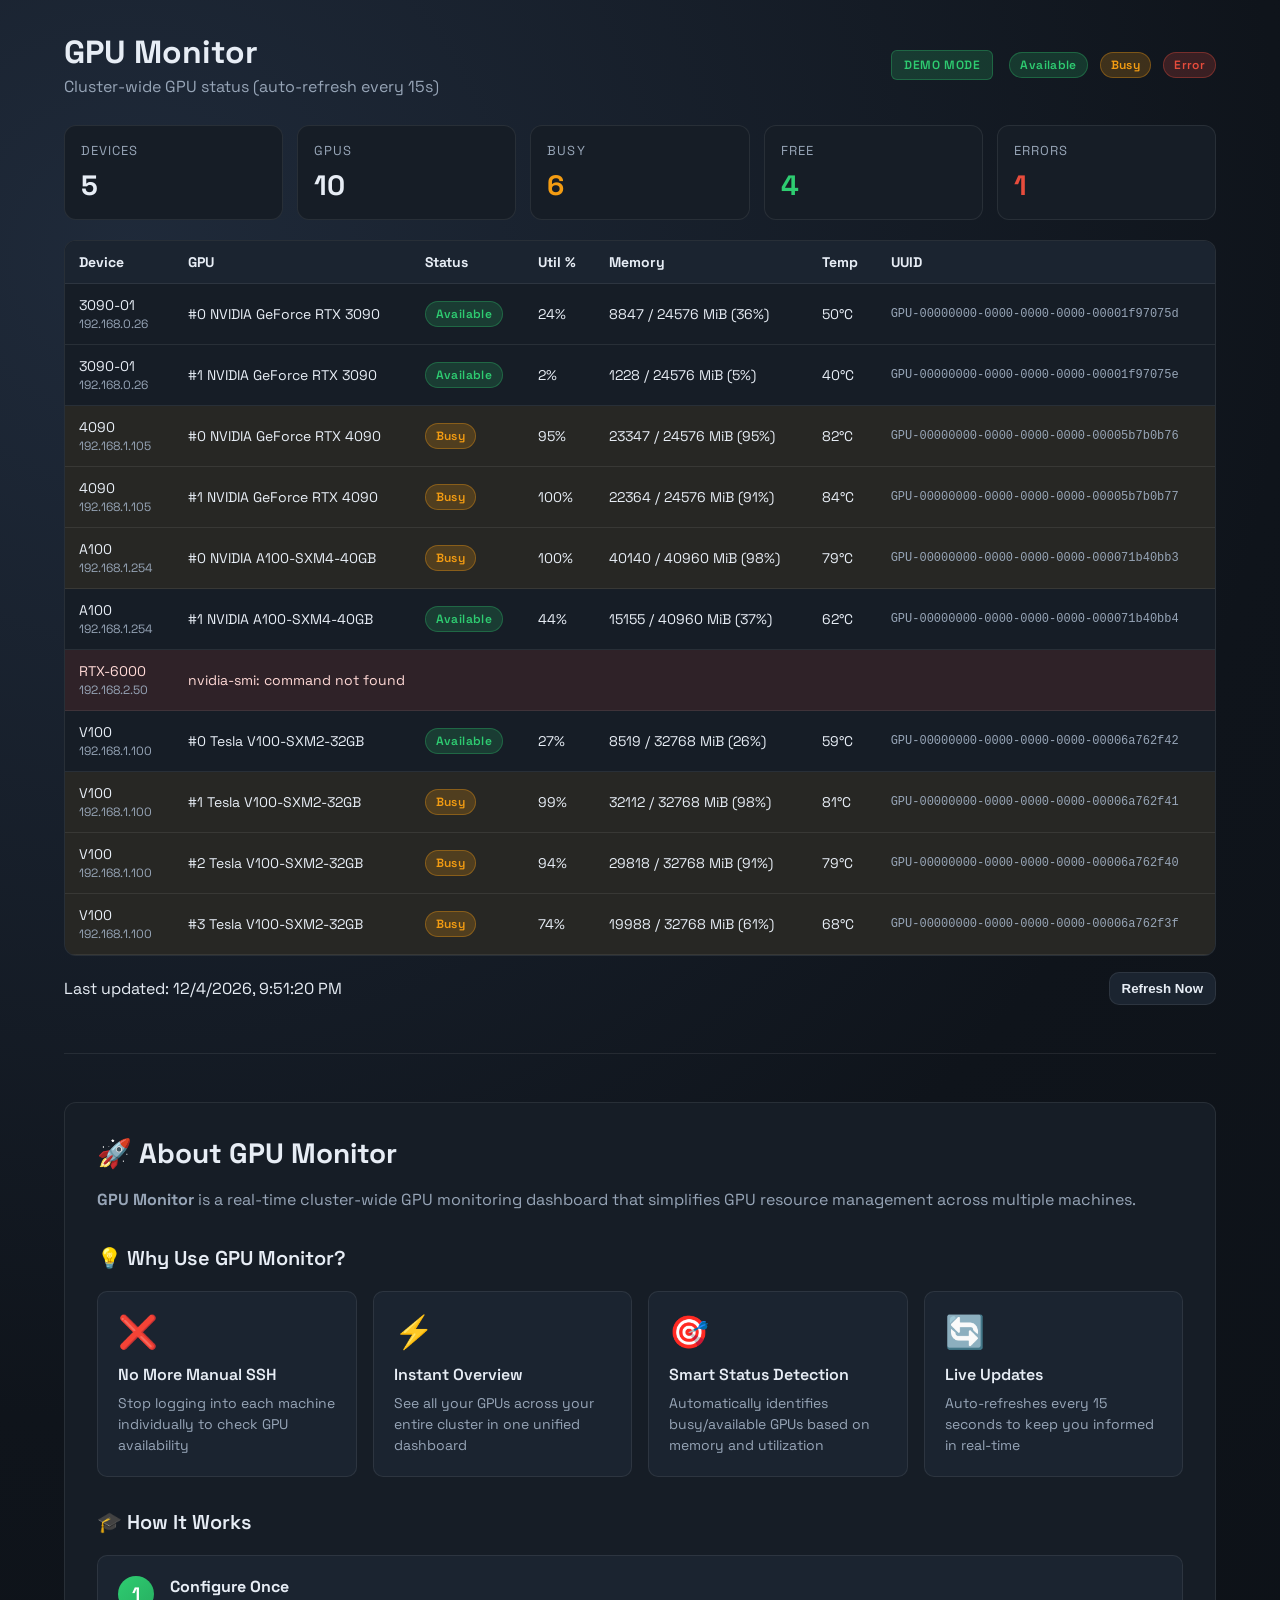
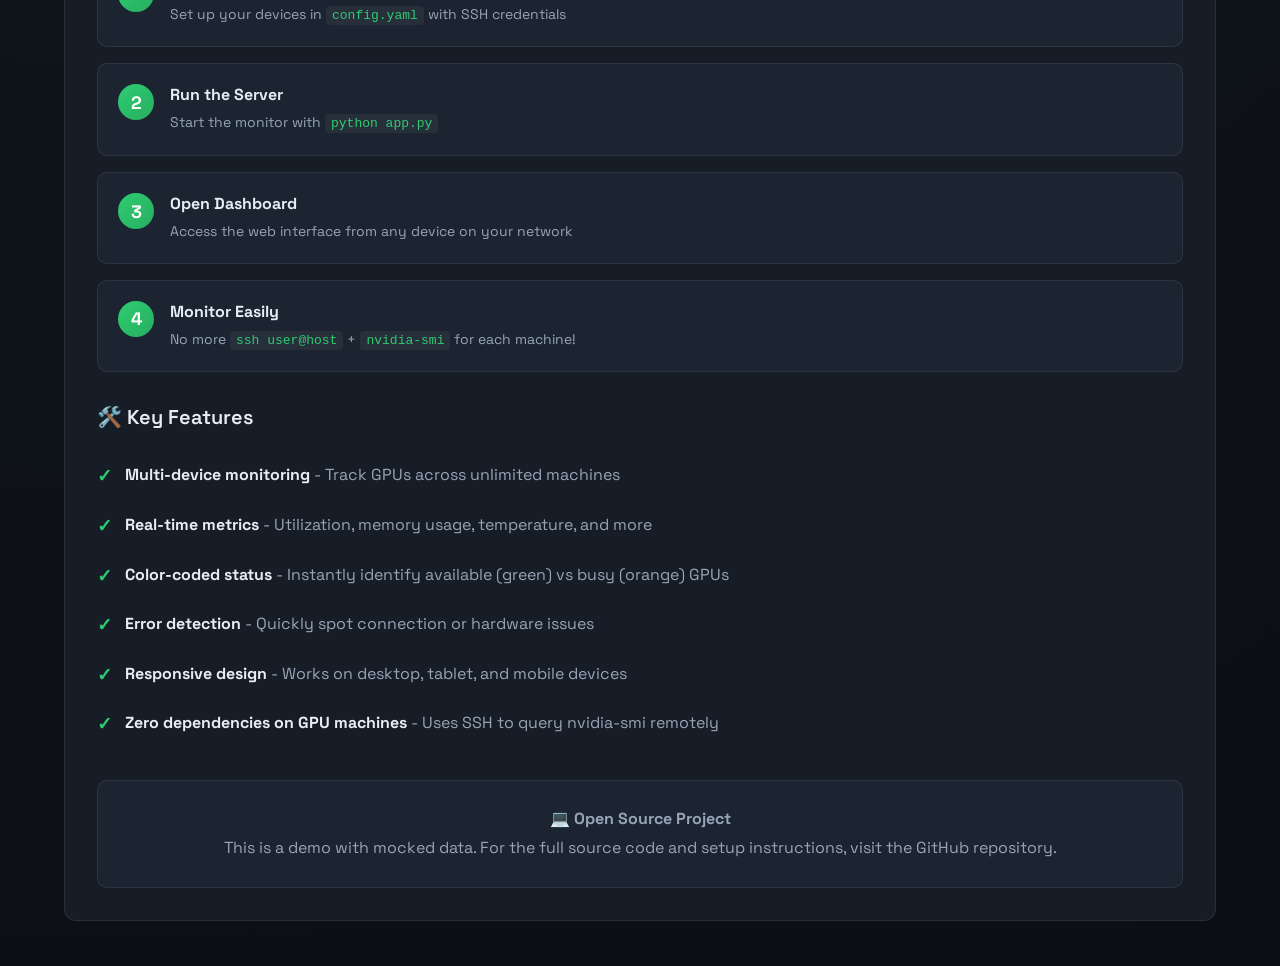
<file: docs/index.html>
<!doctype html>
<html lang="en">
  <head>
    <meta charset="utf-8" />
    <meta name="viewport" content="width=device-width, initial-scale=1" />
    <title>GPU Monitor - Demo</title>
    <style>
      @import url("https://fonts.googleapis.com/css2?family=Space+Grotesk:wght@400;500;600;700&display=swap");

      :root {
        --bg: #0f141b;
        --panel: #161d26;
        --panel-2: #1b2430;
        --text: #e7edf5;
        --muted: #97a5b7;
        --ok: #2ecc71;
        --busy: #f39c12;
        --error: #e74c3c;
        --border: rgba(255, 255, 255, 0.08);
      }

      * {
        box-sizing: border-box;
      }

      body {
        margin: 0;
        font-family: "Space Grotesk", sans-serif;
        background: radial-gradient(circle at 10% 10%, #1f2a3a 0%, #0f141b 45%, #0b0f14 100%);
        color: var(--text);
        min-height: 100vh;
      }

      .app {
        max-width: 1200px;
        margin: 0 auto;
        padding: 32px 24px 48px;
      }

      .topbar {
        display: flex;
        align-items: center;
        justify-content: space-between;
        gap: 24px;
        flex-wrap: wrap;
      }

      h1 {
        margin: 0 0 4px 0;
        font-size: 32px;
        font-weight: 700;
      }

      .subtitle {
        margin: 0;
        color: var(--muted);
      }

      .legend {
        display: flex;
        gap: 12px;
      }

      .summary {
        margin: 28px 0 20px;
        display: grid;
        grid-template-columns: repeat(auto-fit, minmax(160px, 1fr));
        gap: 14px;
      }

      .card {
        background: var(--panel);
        border: 1px solid var(--border);
        padding: 16px;
        border-radius: 12px;
      }

      .card-title {
        font-size: 13px;
        color: var(--muted);
        text-transform: uppercase;
        letter-spacing: 0.08em;
      }

      .card-value {
        font-size: 28px;
        font-weight: 700;
        margin-top: 8px;
      }

      .table-card {
        background: var(--panel);
        border-radius: 12px;
        border: 1px solid var(--border);
        overflow: hidden;
      }

      table {
        width: 100%;
        border-collapse: collapse;
        font-size: 14px;
      }

      thead {
        background: var(--panel-2);
      }

      th,
      td {
        text-align: left;
        padding: 12px 14px;
        border-bottom: 1px solid var(--border);
      }

      tr.row-busy {
        background: rgba(243, 156, 18, 0.08);
      }

      tr.row-ok {
        background: transparent;
      }

      tr.row-error {
        background: rgba(231, 76, 60, 0.12);
        color: #ffd9d6;
      }

      .pill {
        display: inline-block;
        padding: 4px 10px;
        border-radius: 999px;
        font-size: 12px;
        font-weight: 600;
        letter-spacing: 0.03em;
      }

      .pill.ok {
        background: rgba(46, 204, 113, 0.18);
        color: var(--ok);
        border: 1px solid rgba(46, 204, 113, 0.3);
      }

      .pill.busy {
        background: rgba(243, 156, 18, 0.2);
        color: var(--busy);
        border: 1px solid rgba(243, 156, 18, 0.35);
      }

      .pill.error {
        background: rgba(231, 76, 60, 0.2);
        color: var(--error);
        border: 1px solid rgba(231, 76, 60, 0.35);
      }

      .muted {
        color: var(--muted);
        font-size: 12px;
        margin-top: 2px;
      }

      .mono {
        font-family: "SFMono-Regular", ui-monospace, SFMono-Regular, Menlo, Monaco, Consolas, "Liberation Mono",
          "Courier New", monospace;
        font-size: 12px;
        color: var(--muted);
      }

      .footer {
        display: flex;
        align-items: center;
        justify-content: space-between;
        margin-top: 16px;
      }

      button {
        border: 1px solid var(--border);
        background: var(--panel-2);
        color: var(--text);
        padding: 8px 12px;
        border-radius: 10px;
        cursor: pointer;
        font-weight: 600;
      }

      button:hover {
        border-color: rgba(255, 255, 255, 0.25);
      }

      .card-value.ok {
        color: var(--ok);
      }

      .card-value.busy {
        color: var(--busy);
      }

      .card-value.error {
        color: var(--error);
      }

      .demo-badge {
        background: rgba(46, 204, 113, 0.18);
        color: var(--ok);
        border: 1px solid rgba(46, 204, 113, 0.3);
        padding: 6px 12px;
        border-radius: 6px;
        font-size: 12px;
        font-weight: 600;
        letter-spacing: 0.05em;
        text-transform: uppercase;
      }

      .info-section {
        margin-top: 48px;
        padding-top: 48px;
        border-top: 1px solid var(--border);
      }

      .info-card {
        background: var(--panel);
        border: 1px solid var(--border);
        padding: 32px;
        border-radius: 12px;
        max-width: 100%;
      }

      .info-card h2 {
        margin: 0 0 16px 0;
        font-size: 28px;
        font-weight: 700;
      }

      .info-card h3 {
        margin: 32px 0 16px 0;
        font-size: 20px;
        font-weight: 600;
        color: var(--text);
      }

      .info-card p {
        line-height: 1.6;
        color: var(--muted);
        margin: 0 0 16px 0;
      }

      .benefit-grid {
        display: grid;
        grid-template-columns: repeat(auto-fit, minmax(240px, 1fr));
        gap: 16px;
        margin: 20px 0;
      }

      .benefit {
        background: var(--panel-2);
        border: 1px solid var(--border);
        padding: 20px;
        border-radius: 10px;
        transition: transform 0.2s, border-color 0.2s;
      }

      .benefit:hover {
        transform: translateY(-2px);
        border-color: rgba(255, 255, 255, 0.15);
      }

      .benefit-icon {
        font-size: 32px;
        margin-bottom: 12px;
      }

      .benefit-title {
        font-size: 16px;
        font-weight: 600;
        color: var(--text);
        margin-bottom: 8px;
      }

      .benefit-desc {
        font-size: 14px;
        color: var(--muted);
        line-height: 1.5;
      }

      .steps {
        display: flex;
        flex-direction: column;
        gap: 16px;
        margin: 20px 0;
      }

      .step {
        display: flex;
        gap: 16px;
        align-items: flex-start;
        background: var(--panel-2);
        border: 1px solid var(--border);
        padding: 20px;
        border-radius: 10px;
      }

      .step-number {
        background: linear-gradient(135deg, var(--ok), #27ae60);
        color: white;
        width: 36px;
        height: 36px;
        border-radius: 50%;
        display: flex;
        align-items: center;
        justify-content: center;
        font-weight: 700;
        font-size: 18px;
        flex-shrink: 0;
      }

      .step-content {
        flex: 1;
      }

      .step-content strong {
        display: block;
        font-size: 16px;
        margin-bottom: 6px;
        color: var(--text);
      }

      .step-content p {
        margin: 0;
        font-size: 14px;
        color: var(--muted);
      }

      .step-content code {
        background: rgba(255, 255, 255, 0.05);
        padding: 2px 6px;
        border-radius: 4px;
        font-family: "SFMono-Regular", ui-monospace, monospace;
        font-size: 13px;
        color: var(--ok);
      }

      .features-list {
        list-style: none;
        padding: 0;
        margin: 20px 0;
      }

      .features-list li {
        padding: 12px 0;
        padding-left: 28px;
        position: relative;
        color: var(--muted);
        line-height: 1.6;
      }

      .features-list li::before {
        content: "✓";
        position: absolute;
        left: 0;
        color: var(--ok);
        font-weight: bold;
        font-size: 18px;
      }

      .features-list li strong {
        color: var(--text);
      }

      .github-link {
        margin-top: 32px;
        padding: 24px;
        background: var(--panel-2);
        border: 1px solid var(--border);
        border-radius: 10px;
        text-align: center;
      }

      .github-link p {
        margin: 0;
        line-height: 1.8;
      }

      @media (max-width: 800px) {
        .app {
          padding: 20px 16px 32px;
        }

        table {
          font-size: 12px;
        }

        th,
        td {
          padding: 10px 8px;
        }

        .info-card {
          padding: 24px 20px;
        }

        .benefit-grid {
          grid-template-columns: 1fr;
        }

        .step {
          flex-direction: column;
          align-items: center;
          text-align: center;
        }
      }
    </style>
  </head>
  <body>
    <div class="app">
      <header class="topbar">
        <div>
          <h1>GPU Monitor</h1>
          <p class="subtitle">Cluster-wide GPU status (auto-refresh every 15s)</p>
        </div>
        <div style="display: flex; gap: 16px; align-items: center;">
          <div class="demo-badge">Demo Mode</div>
          <div class="legend">
            <div class="pill ok">Available</div>
            <div class="pill busy">Busy</div>
            <div class="pill error">Error</div>
          </div>
        </div>
      </header>

      <section class="summary" id="summary"></section>

      <section class="table-card">
        <table>
          <thead>
            <tr>
              <th>Device</th>
              <th>GPU</th>
              <th>Status</th>
              <th>Util %</th>
              <th>Memory</th>
              <th>Temp</th>
              <th>UUID</th>
            </tr>
          </thead>
          <tbody id="gpu-table"></tbody>
        </table>
      </section>

      <footer class="footer">
        <div id="updated"></div>
        <button id="refresh">Refresh Now</button>
      </footer>

      <section class="info-section">
        <div class="info-card">
          <h2>🚀 About GPU Monitor</h2>
          <p>
            <strong>GPU Monitor</strong> is a real-time cluster-wide GPU monitoring dashboard that simplifies
            GPU resource management across multiple machines.
          </p>

          <h3>💡 Why Use GPU Monitor?</h3>
          <div class="benefit-grid">
            <div class="benefit">
              <div class="benefit-icon">❌</div>
              <div class="benefit-title">No More Manual SSH</div>
              <div class="benefit-desc">
                Stop logging into each machine individually to check GPU availability
              </div>
            </div>
            <div class="benefit">
              <div class="benefit-icon">⚡</div>
              <div class="benefit-title">Instant Overview</div>
              <div class="benefit-desc">
                See all your GPUs across your entire cluster in one unified dashboard
              </div>
            </div>
            <div class="benefit">
              <div class="benefit-icon">🎯</div>
              <div class="benefit-title">Smart Status Detection</div>
              <div class="benefit-desc">
                Automatically identifies busy/available GPUs based on memory and utilization
              </div>
            </div>
            <div class="benefit">
              <div class="benefit-icon">🔄</div>
              <div class="benefit-title">Live Updates</div>
              <div class="benefit-desc">
                Auto-refreshes every 15 seconds to keep you informed in real-time
              </div>
            </div>
          </div>

          <h3>🎓 How It Works</h3>
          <div class="steps">
            <div class="step">
              <span class="step-number">1</span>
              <div class="step-content">
                <strong>Configure Once</strong>
                <p>Set up your devices in <code>config.yaml</code> with SSH credentials</p>
              </div>
            </div>
            <div class="step">
              <span class="step-number">2</span>
              <div class="step-content">
                <strong>Run the Server</strong>
                <p>Start the monitor with <code>python app.py</code></p>
              </div>
            </div>
            <div class="step">
              <span class="step-number">3</span>
              <div class="step-content">
                <strong>Open Dashboard</strong>
                <p>Access the web interface from any device on your network</p>
              </div>
            </div>
            <div class="step">
              <span class="step-number">4</span>
              <div class="step-content">
                <strong>Monitor Easily</strong>
                <p>No more <code>ssh user@host</code> + <code>nvidia-smi</code> for each machine!</p>
              </div>
            </div>
          </div>

          <h3>🛠️ Key Features</h3>
          <ul class="features-list">
            <li><strong>Multi-device monitoring</strong> - Track GPUs across unlimited machines</li>
            <li><strong>Real-time metrics</strong> - Utilization, memory usage, temperature, and more</li>
            <li><strong>Color-coded status</strong> - Instantly identify available (green) vs busy (orange) GPUs</li>
            <li><strong>Error detection</strong> - Quickly spot connection or hardware issues</li>
            <li><strong>Responsive design</strong> - Works on desktop, tablet, and mobile devices</li>
            <li><strong>Zero dependencies on GPU machines</strong> - Uses SSH to query nvidia-smi remotely</li>
          </ul>

          <div class="github-link">
            <p>
              <strong>💻 Open Source Project</strong><br>
              This is a demo with mocked data. For the full source code and setup instructions,
              visit the GitHub repository.
            </p>
          </div>
        </div>
      </section>
    </div>

    <script>
      const summaryEl = document.getElementById("summary");
      const tableEl = document.getElementById("gpu-table");
      const updatedEl = document.getElementById("updated");
      const refreshBtn = document.getElementById("refresh");

      // Device templates with realistic configurations
      const deviceTemplates = [
        { name: "3090-01", host: "192.168.0.26", gpuModel: "NVIDIA GeForce RTX 3090", gpuCount: 2, memoryMB: 24576 },
        { name: "3090-02", host: "192.168.0.29", gpuModel: "NVIDIA GeForce RTX 3090", gpuCount: 2, memoryMB: 24576 },
        { name: "4090", host: "192.168.1.105", gpuModel: "NVIDIA GeForce RTX 4090", gpuCount: 2, memoryMB: 24576 },
        { name: "A100", host: "192.168.1.254", gpuModel: "NVIDIA A100-SXM4-40GB", gpuCount: 2, memoryMB: 40960 },
        { name: "V100", host: "192.168.1.100", gpuModel: "Tesla V100-SXM2-32GB", gpuCount: 4, memoryMB: 32768 },
        { name: "RTX-6000", host: "192.168.2.50", gpuModel: "Quadro RTX 6000", gpuCount: 2, memoryMB: 24576 }
      ];

      // Generate random UUID
      function generateUUID(deviceName, gpuIndex) {
        const hash = `${deviceName}-${gpuIndex}`.split('').reduce((a, b) => {
          a = ((a << 5) - a) + b.charCodeAt(0);
          return a & a;
        }, 0);
        const hex = Math.abs(hash).toString(16).padStart(32, '0');
        return `GPU-${hex.slice(0, 8)}-${hex.slice(8, 12)}-${hex.slice(12, 16)}-${hex.slice(16, 20)}-${hex.slice(20, 32)}`;
      }

      // Random number in range
      function randomInt(min, max) {
        return Math.floor(Math.random() * (max - min + 1)) + min;
      }

      // Generate realistic GPU state
      function generateGPUState(memoryTotalMB) {
        const scenarios = [
          // Idle
          { utilization: [0, 15], memoryPct: [5, 20], temp: [35, 50] },
          // Light load
          { utilization: [20, 45], memoryPct: [25, 50], temp: [50, 65] },
          // Medium load
          { utilization: [50, 75], memoryPct: [55, 75], temp: [65, 75] },
          // Heavy load (busy)
          { utilization: [80, 100], memoryPct: [80, 95], temp: [70, 82] },
          // Training job (busy)
          { utilization: [95, 100], memoryPct: [90, 98], temp: [75, 85] }
        ];

        const scenario = scenarios[randomInt(0, scenarios.length - 1)];
        const utilization = randomInt(scenario.utilization[0], scenario.utilization[1]);
        const memoryPct = randomInt(scenario.memoryPct[0], scenario.memoryPct[1]);
        const memoryUsedMB = Math.floor(memoryTotalMB * memoryPct / 100);
        const temperature = randomInt(scenario.temp[0], scenario.temp[1]);

        return {
          utilization_gpu: utilization,
          memory_total_mb: memoryTotalMB,
          memory_used_mb: memoryUsedMB,
          memory_used_pct: memoryPct,
          temperature_c: temperature,
          busy: memoryPct >= 80 || utilization >= 70
        };
      }

      // Generate complete mock data with realistic variations
      function getMockData() {
        const data = {
          updated_at: Math.floor(Date.now() / 1000),
          busy_memory_pct: 80,
          busy_util_pct: 70,
          devices: []
        };

        // Use 4-6 random devices from templates
        const numDevices = randomInt(4, 6);
        const selectedDevices = [...deviceTemplates]
          .sort(() => Math.random() - 0.5)
          .slice(0, numDevices);

        selectedDevices.forEach(template => {
          // 5% chance of device error
          const hasError = Math.random() < 0.05;

          if (hasError) {
            data.devices.push({
              name: template.name,
              host: template.host,
              status: "error",
              error: ["SSH connection timeout", "nvidia-smi: command not found", "Authentication failed"][randomInt(0, 2)],
              gpus: []
            });
          } else {
            const gpus = [];
            for (let i = 0; i < template.gpuCount; i++) {
              const state = generateGPUState(template.memoryMB);
              gpus.push({
                index: i,
                name: template.gpuModel,
                uuid: generateUUID(template.name, i),
                ...state
              });
            }

            data.devices.push({
              name: template.name,
              host: template.host,
              status: "ok",
              error: null,
              gpus: gpus
            });
          }
        });

        // Sort devices by name for consistency
        data.devices.sort((a, b) => a.name.localeCompare(b.name));

        return data;
      }

      function renderSummary(data) {
        const totals = {
          devices: data.devices.length,
          gpus: 0,
          busy: 0,
          free: 0,
          error: 0,
        };

        data.devices.forEach((d) => {
          if (d.status !== "ok") {
            totals.error += 1;
            return;
          }
          d.gpus.forEach((g) => {
            totals.gpus += 1;
            if (g.busy) totals.busy += 1;
            else totals.free += 1;
          });
        });

        summaryEl.innerHTML = `
          <div class="card">
            <div class="card-title">Devices</div>
            <div class="card-value">${totals.devices}</div>
          </div>
          <div class="card">
            <div class="card-title">GPUs</div>
            <div class="card-value">${totals.gpus}</div>
          </div>
          <div class="card">
            <div class="card-title">Busy</div>
            <div class="card-value busy">${totals.busy}</div>
          </div>
          <div class="card">
            <div class="card-title">Free</div>
            <div class="card-value ok">${totals.free}</div>
          </div>
          <div class="card">
            <div class="card-title">Errors</div>
            <div class="card-value error">${totals.error}</div>
          </div>
        `;
      }

      function formatMem(used, total, pct) {
        return `${used} / ${total} MiB (${pct}%)`;
      }

      function renderTable(data) {
        tableEl.innerHTML = "";

        data.devices.forEach((d) => {
          if (d.status !== "ok") {
            const row = document.createElement("tr");
            row.className = "row-error";
            row.innerHTML = `
              <td>${d.name}<div class="muted">${d.host}</div></td>
              <td colspan="6">${d.error || "Unknown error"}</td>
            `;
            tableEl.appendChild(row);
            return;
          }

          d.gpus.forEach((g) => {
            const row = document.createElement("tr");
            row.className = g.busy ? "row-busy" : "row-ok";
            row.innerHTML = `
              <td>${d.name}<div class="muted">${d.host}</div></td>
              <td>#${g.index} ${g.name}</td>
              <td><span class="pill ${g.busy ? "busy" : "ok"}">${
              g.busy ? "Busy" : "Available"
            }</span></td>
              <td>${g.utilization_gpu}%</td>
              <td>${formatMem(g.memory_used_mb, g.memory_total_mb, g.memory_used_pct)}</td>
              <td>${g.temperature_c}°C</td>
              <td class="mono">${g.uuid}</td>
            `;
            tableEl.appendChild(row);
          });
        });
      }

      function renderUpdated(ts) {
        const date = new Date(ts * 1000);
        updatedEl.textContent = `Last updated: ${date.toLocaleString()}`;
      }

      function refresh() {
        const data = getMockData();
        renderSummary(data);
        renderTable(data);
        renderUpdated(data.updated_at);
      }

      refreshBtn.addEventListener("click", refresh);

      // Auto-refresh every 15 seconds
      setInterval(refresh, 15000);

      // Initial render
      refresh();
    </script>
  </body>
</html>
</file>
